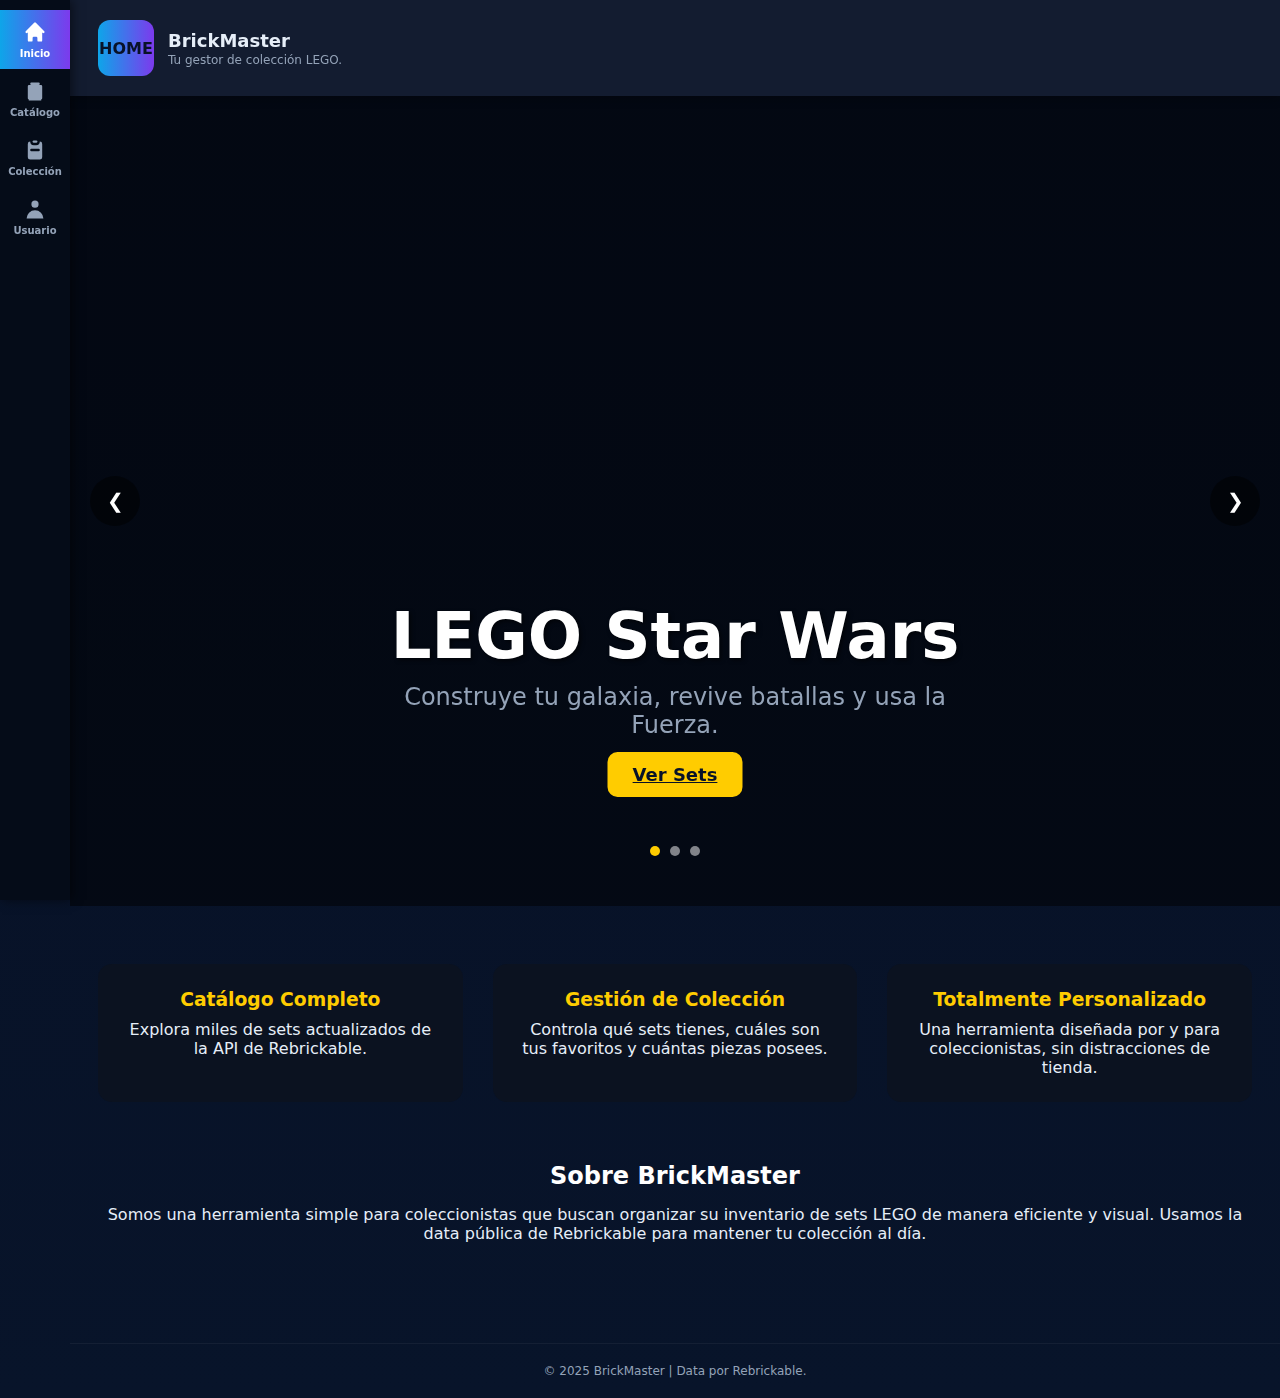
<file: index.html>
<!DOCTYPE html>
<html lang="es">
<head>
  <meta charset="UTF-8" />
  <meta name="viewport" content="width=device-width, initial-scale=1.0" />
  <title>Inicio — BrickMaster</title>
  <link rel="stylesheet" href="style.css"> 
  <style>
    /* Estilos mínimos para el carrusel y que el sidebar funcione */
    body { padding-left: 70px; }
    .carousel { height: 90vh; }
  </style>
</head>
<body>
  <div class="sidebar">
    <a href="index.html" class="active">
        <svg fill="currentColor" viewBox="0 0 20 20" xmlns="http://www.w3.org/2000/svg"><path d="M10.707 2.293a1 1 0 00-1.414 0l-7 7a1 1 0 001.414 1.414L4 10.414V17a1 1 0 001 1h2a1 1 0 001-1v-2a1 1 0 011-1h2a1 1 0 011 1v2a1 1 0 001 1h2a1 1 0 001-1v-6.586l.293.293a1 1 0 001.414-1.414l-7-7z"></path></svg>
        <span>Inicio</span>
    </a>
    <a href="catalogo.html">
        <svg fill="currentColor" viewBox="0 0 20 20" xmlns="http://www.w3.org/2000/svg"><path d="M7 3a1 1 0 000 2h6a1 1 0 100-2H7zM4 6a1 1 0 011-1h10a1 1 0 011 1v10a1 1 0 01-1 1H5a1 1 0 01-1-1V6zM5 15h10v2a1 1 0 001 1H4a1 1 0 001-1v-2z"></path></svg>
        <span>Catálogo</span>
    </a>
    <a href="coleccion.html">
        <svg fill="currentColor" viewBox="0 0 20 20" xmlns="http://www.w3.org/2000/svg"><path d="M9 2a1 1 0 000 2h2a1 1 0 100-2H9z"></path><path fill-rule="evenodd" d="M4 5a2 2 0 012-2 3 3 0 003 3h2a3 3 0 003-3 2 2 0 012 2v11a2 2 0 01-2 2H6a2 2 0 01-2-2V5zm3 4a1 1 0 000 2h6a1 1 0 100-2H7z" clip-rule="evenodd"></path></svg>
        <span>Colección</span>
    </a>
    <a href="usuario.html">
        <svg fill="currentColor" viewBox="0 0 20 20" xmlns="http://www.w3.org/2000/svg"><path fill-rule="evenodd" d="M10 9a3 3 0 100-6 3 3 0 000 6zm-7 9a7 7 0 1114 0H3z" clip-rule="evenodd"></path></svg>
        <span>Usuario</span>
    </a>
  </div>

  <header>
    <div class="brand">
        <div class="logo">HOME</div>
        <div>
            <div class="title">BrickMaster</div>
            <div class="subtitle">Tu gestor de colección LEGO.</div>
        </div>
    </div>
  </header>

  <section class="carousel" id="inicio">
    <div class="slide active" style="background-image:url('https://www.lego.com/cdn/cs/set/assets/bltefcbdf317c34e8b3/lego-starwars-hero.jpg');">
      <div class="overlay"></div>
      <div class="slide-content">
        <h1>LEGO Star Wars</h1>
        <p>Construye tu galaxia, revive batallas y usa la Fuerza.</p>
        <a href="catalogo.html" class="btn">Ver Sets</a>
      </div>
    </div>

    <div class="slide" style="background-image:url('https://www.lego.com/cdn/cs/set/assets/blt8d3f43e8e03e4c4a/lego-technic-banner.jpg');">
      <div class="overlay"></div>
      <div class="slide-content">
        <h1>LEGO Technic</h1>
        <p>Descubre la ingeniería y realismo en cada modelo.</p>
        <a href="catalogo.html" class="btn">Explorar</a>
      </div>
    </div>

    <div class="slide" style="background-image:url('https://www.lego.com/cdn/cs/set/assets/blt508f68c8a8c0e1cc/lego-marvel-banner.jpg');">
      <div class="overlay"></div>
      <div class="slide-content">
        <h1>LEGO Marvel</h1>
        <p>Únete a los héroes más poderosos en épicas construcciones.</p>
        <a href="catalogo.html" class="btn">Descubrir</a>
      </div>
    </div>

    <button class="nav-btn prev">&#10094;</button>
    <button class="nav-btn next">&#10095;</button>

    <div class="indicators">
      <span class="dot active"></span>
      <span class="dot"></span>
      <span class="dot"></span>
    </div>
  </section>

  <main>
    <section class="features">
      <div class="feature">
        <h3>Catálogo Completo</h3>
        <p>Explora miles de sets actualizados de la API de Rebrickable.</p>
      </div>
      <div class="feature">
        <h3>Gestión de Colección</h3>
        <p>Controla qué sets tienes, cuáles son tus favoritos y cuántas piezas posees.</p>
      </div>
      <div class="feature">
        <h3>Totalmente Personalizado</h3>
        <p>Una herramienta diseñada por y para coleccionistas, sin distracciones de tienda.</p>
      </div>
    </section>

    <section class="about" id="nosotros">
      <h2>Sobre BrickMaster</h2>
      <p>Somos una herramienta simple para coleccionistas que buscan organizar su inventario de sets LEGO de manera eficiente y visual. Usamos la data pública de Rebrickable para mantener tu colección al día.</p>
    </section>
  </main>

  <footer>
    © 2025 BrickMaster | Data por Rebrickable.
  </footer>

  <script>
    const slides = document.querySelectorAll(".slide");
    const dots = document.querySelectorAll(".dot");
    let index = 0;
    const total = slides.length;

    const showSlide = (i) => {
      slides.forEach(s => s.classList.remove("active"));
      dots.forEach(d => d.classList.remove("active"));
      slides[i].classList.add("active");
      dots[i].classList.add("active");
      index = i;
    };

    document.querySelector(".next").addEventListener("click", () => {
      index = (index + 1) % total;
      showSlide(index);
    });
    document.querySelector(".prev").addEventListener("click", () => {
      index = (index - 1 + total) % total;
      showSlide(index);
    });
    dots.forEach((dot, i) => {
      dot.addEventListener("click", () => showSlide(i));
    });

    // Automático
    setInterval(() => {
      index = (index + 1) % total;
      showSlide(index);
    }, 6000);
  </script>
</body>
</html>
</file>
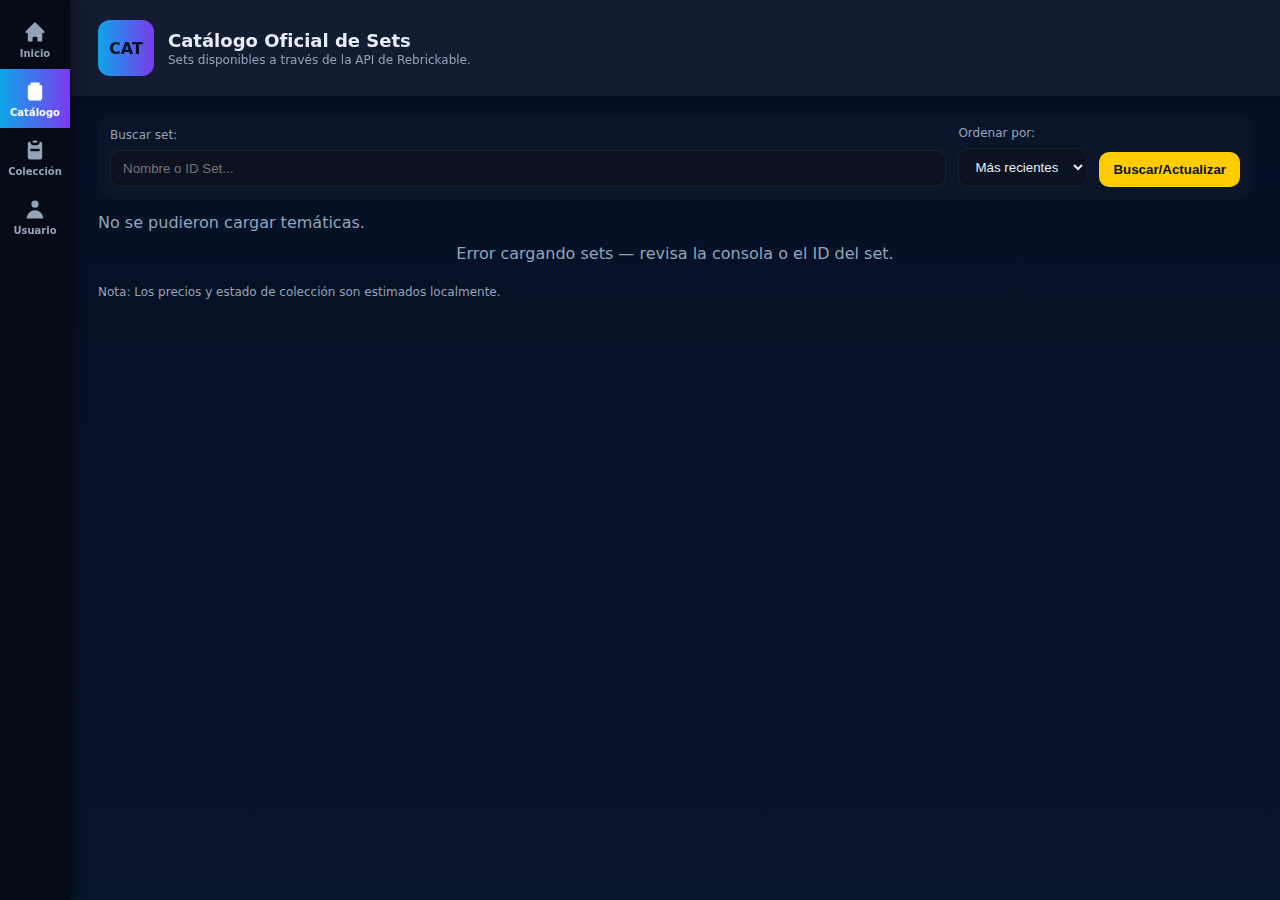
<file: catalogo.html>
<!doctype html>
<html lang="es">
<head>
  <meta charset="utf-8" />
  <meta name="viewport" content="width=device-width,initial-scale=1" />
  <title>Catálogo LEGO — BrickMaster</title>
  <meta name="description" content="Catálogo de sets LEGO conectado a la API de Rebrickable. Filtros por temática, búsqueda avanzada y paginación." />
  <link rel="stylesheet" href="style.css"> 
</head>
<body>

  <div class="sidebar">
    <a href="index.html">
        <svg fill="currentColor" viewBox="0 0 20 20" xmlns="http://www.w3.org/2000/svg"><path d="M10.707 2.293a1 1 0 00-1.414 0l-7 7a1 1 0 001.414 1.414L4 10.414V17a1 1 0 001 1h2a1 1 0 001-1v-2a1 1 0 011-1h2a1 1 0 011 1v2a1 1 0 001 1h2a1 1 0 001-1v-6.586l.293.293a1 1 0 001.414-1.414l-7-7z"></path></svg>
        <span>Inicio</span>
    </a>
    <a href="catalogo.html" class="active">
        <svg fill="currentColor" viewBox="0 0 20 20" xmlns="http://www.w3.org/2000/svg"><path d="M7 3a1 1 0 000 2h6a1 1 0 100-2H7zM4 6a1 1 0 011-1h10a1 1 0 011 1v10a1 1 0 01-1 1H5a1 1 0 01-1-1V6zM5 15h10v2a1 1 0 001 1H4a1 1 0 001-1v-2z"></path></svg>
        <span>Catálogo</span>
    </a>
    <a href="coleccion.html">
        <svg fill="currentColor" viewBox="0 0 20 20" xmlns="http://www.w3.org/2000/svg"><path d="M9 2a1 1 0 000 2h2a1 1 0 100-2H9z"></path><path fill-rule="evenodd" d="M4 5a2 2 0 012-2 3 3 0 003 3h2a3 3 0 003-3 2 2 0 012 2v11a2 2 0 01-2 2H6a2 2 0 01-2-2V5zm3 4a1 1 0 000 2h6a1 1 0 100-2H7z" clip-rule="evenodd"></path></svg>
        <span>Colección</span>
    </a>
    <a href="usuario.html">
        <svg fill="currentColor" viewBox="0 0 20 20" xmlns="http://www.w3.org/2000/svg"><path fill-rule="evenodd" d="M10 9a3 3 0 100-6 3 3 0 000 6zm-7 9a7 7 0 1114 0H3z" clip-rule="evenodd"></path></svg>
        <span>Usuario</span>
    </a>
  </div>

  <header>
    <div class="brand">
      <div class="logo">CAT</div>
      <div>
        <div class="title">Catálogo Oficial de Sets</div>
        <div class="subtitle">Sets disponibles a través de la API de Rebrickable.</div>
      </div>
    </div>
  </header>
  
  <main>
    <div class="controls">
      <div class="search control-group">
        <label for="search">Buscar set:</label>
        <div class="search-input-group">
          <input type="search" id="search" placeholder="Nombre o ID Set..." />
        </div>
      </div>
      <div class="control-group">
        <label for="sort">Ordenar por:</label>
        <select id="sort" class="ghost">
          <option value="-year_released">Más recientes</option>
          <option value="year_released">Más antiguos</option>
          <option value="-num_parts">Más piezas</option>
          <option value="num_parts">Menos piezas</option>
        </select>
      </div>
      <button class="btn" id="reload" style="align-self: flex-end;">Buscar/Actualizar</button>
    </div>

    <div class="theme-list" id="themeList">
      </div>

    <section class="grid" id="catalog"></section>

    <div class="pager" id="pager"></div>
    <div class="note">Nota: Los precios y estado de colección son estimados localmente.</div>
  </main>

  <script>
    // --- CONFIG ---
    const API_KEY = '1e6240a0d3dc2d161d3463cf24e830a8';
    const PAGE_SIZE = 12;
    const BASE = 'https://rebrickable.com/api/v3/lego';

    // Temáticas prioritarias
    const PRIORITY_THEMES = ['Star Wars','Technic','Marvel','Ninjago','City','Creator','Classic','Harry Potter','Friends'];

    // Estado Global
    let themesMap = {}; 
    let activeThemeId = null;
    let currentPage = 1;
    let lastQuery = '';
    let lastSort = '-year_released';
    let inventory = JSON.parse(localStorage.getItem('legoInventory')) || {}; 

    // --- UTILITIES ---
    function fmt(n){return '$'+n.toFixed(2)}
    function estimatePrice(num_parts){ // heurística simple
      if(!num_parts) return 19.99;
      const p = Math.max(9.99, Math.round(num_parts * 0.18 * 100)/100);
      return p;
    }
    function escapeHtml(s){ return s ? s.replace(/[&<>"']/g, c => ({'&':'&amp;','<':'&lt;','>':'&gt;','"':'&quot;',"'":'&#39;'}[c])) : ''; }
    
    async function apiFetch(path){
      const res = await fetch(BASE + path, {headers: {'Authorization': `key ${API_KEY}`}});
      if(!res.ok){
        const text = await res.text();
        throw new Error('API error: '+res.status+' - '+text);
      }
      return res.json();
    }
    
    // --- COLECCIÓN (REEMPLAZO DE CARRITO) ---
    function saveInventory(){ localStorage.setItem('legoInventory', JSON.stringify(inventory)); }
    function addToCollection(setnum){
        if(!inventory[setnum]) { inventory[setnum] = { qty: 1, isFavorite: false }; }
        else { inventory[setnum].qty += 1; }
        saveInventory();
        // Recargar la tarjeta para que muestre el estado de colección actualizado
        fetchAndRender(false); 
    }

    // --- THEMES ---
    async function loadThemes(){
      try{
        const data = await apiFetch('/themes/?page_size=500');
        const themes = data.results || [];
        themes.forEach(t=>themesMap[t.name]=t.id);

        const container = document.getElementById('themeList');
        container.innerHTML = '';

        // Botón "Todas"
        const btnAll = document.createElement('button'); btnAll.className='theme-btn active'; btnAll.innerText='Todas'; btnAll.dataset.id='all';
        btnAll.addEventListener('click',()=>{ toggleTheme(btnAll, null); });
        container.appendChild(btnAll);

        // Crea botones para temáticas prioritarias
        PRIORITY_THEMES.forEach(pref =>{
          const match = themes.find(t => t.name.toLowerCase().includes(pref.toLowerCase()));
          if(match){
            const btn = document.createElement('button'); btn.className='theme-btn'; btn.innerText=match.name; btn.dataset.id=match.id;
            btn.addEventListener('click',()=>{ toggleTheme(btn, match.id); });
            container.appendChild(btn);
          }
        });

      }catch(err){
        console.error('loadThemes',err);
        document.getElementById('themeList').innerHTML = '<div style="color:var(--muted)">No se pudieron cargar temáticas.</div>';
      }
    }

    function toggleTheme(button, id){
      // activa/desactiva
      const allBtns = document.querySelectorAll('.theme-btn'); 
      allBtns.forEach(b=>b.classList.remove('active'));
      
      activeThemeId = id;
      button.classList.add('active');
      
      // Limpia la búsqueda para que el filtro por tema funcione
      document.getElementById('search').value = '';
      currentPage = 1; fetchAndRender();
    }

    // --- FETCH & RENDER ---
    async function fetchSets({page=1, search='', ordering=lastSort, themeId=null}={}){
      let url = `/sets/?page=${page}&page_size=${PAGE_SIZE}&ordering=${ordering}`;
      
      const hasSearchQuery = search.length > 0;

      if(hasSearchQuery) {
          // SOLUCIÓN AL BUG: Si hay una búsqueda, IGNORA el filtro de temática (búsqueda global)
          url += `&search=${encodeURIComponent(search)}`;
          themeId = null; // Anula la temática para la llamada API
      } else if (themeId) {
          // Si no hay búsqueda, aplica la temática
          url += `&theme_id=${themeId}`;
      }
      
      const data = await apiFetch(url);
      return data; 
    }

    async function fetchAndRender(resetPage=true){
      const catalog = document.getElementById('catalog');
      catalog.innerHTML = '<div style="grid-column:1/-1; text-align:center;">Cargando sets...</div>';
      
      if(resetPage) currentPage = 1;
      
      const q = document.getElementById('search').value.trim(); lastQuery = q;
      lastSort = document.getElementById('sort').value;
      
      try{
        const data = await fetchSets({page:currentPage, search:q, ordering:lastSort, themeId: activeThemeId});
        renderCatalog(data);
        renderPager(data);
        
        // Si hay una búsqueda, desactiva visualmente el botón de tema activo
        const allBtns = document.querySelectorAll('.theme-btn');
        if (q.length > 0) {
             allBtns.forEach(b => b.classList.remove('active'));
        } else {
             allBtns.forEach(b => {
                 if (b.dataset.id == activeThemeId || (activeThemeId === null && b.dataset.id === 'all')) {
                     b.classList.add('active');
                 } else {
                     b.classList.remove('active');
                 }
             });
        }
        
      }catch(err){
        catalog.innerHTML = '<div style="grid-column:1/-1;color:var(--muted);text-align:center;">Error cargando sets — revisa la consola o el ID del set.</div>';
        console.error(err);
      }
    }

    function renderCatalog(data){
      const catalog = document.getElementById('catalog');
      catalog.innerHTML = '';
      const sets = data.results || [];
      if(sets.length===0){ catalog.innerHTML = '<div style="grid-column:1/-1;color:var(--muted);text-align:center;">No se encontraron sets con esos criterios.</div>'; return }

      sets.forEach(set => {
        const estPrice = estimatePrice(set.num_parts);
        const setnum = set.set_num;
        
        // Verifica si el set está en la colección y cuántas copias
        const qtyInCollection = (inventory[setnum] && inventory[setnum].qty) || 0;
        const statusText = qtyInCollection > 0 ? `En Colección (${qtyInCollection})` : 'No Coleccionado';
        const statusColor = qtyInCollection > 0 ? '#10b981' : 'var(--muted)';
        
        const el = document.createElement('article'); el.className='card';
        el.innerHTML = `
          <a href="detalles.html?set_num=${setnum}" style="text-decoration:none; color:inherit;">
              <div class='imgwrap'><img src='${set.set_img_url || ''}' alt='${escapeHtml(set.name)}' style='max-width:100%;max-height:100%;object-fit:contain;border-radius:10px'/></div>
          </a>
          <h4 class='product-name'>
             <a href="detalles.html?set_num=${setnum}" style="text-decoration:none; color:inherit;">${escapeHtml(set.name)}</a>
          </h4>
          <p class='product-desc'>ID: ${setnum || '—'} • Año: ${set.year_released || '—'} • Piezas: ${set.num_parts || '—'}</p>
          <div class='price-row'>
            <div class='price' style='color:${statusColor}'>${statusText}</div>
            <div style='display:flex;gap:8px'>
              <button class='btn tiny-btn add-btn' data-setnum='${setnum}' style="background:var(--accent); color:#081228;">Agregar</button>
            </div>
          </div>
        `;
        catalog.appendChild(el);
      });

      // add event listeners for buttons
      document.querySelectorAll('.add-btn').forEach(b => b.addEventListener('click', (e)=>{
        const id = e.currentTarget.dataset.setnum; 
        addToCollection(id); 
        e.currentTarget.innerText='¡Agregado! (+1)'; 
        setTimeout(()=>e.currentTarget.innerText='Agregar', 1200);
      }));
    }

    function renderPager(data){
      const pager = document.getElementById('pager');
      pager.innerHTML = '';
      const count = data.count || 0; const totalPages = Math.ceil(count / PAGE_SIZE);
      const info = document.createElement('div'); info.style.color='var(--muted)'; info.innerText = `Página ${currentPage} de ${totalPages} — ${count} sets encontrados`;
      const prev = document.createElement('button'); prev.className='tiny-btn'; prev.innerText='« Anterior'; prev.disabled = !data.previous;
      const next = document.createElement('button'); next.className='tiny-btn'; next.innerText='Siguiente »'; next.disabled = !data.next;
      prev.addEventListener('click', ()=>{ if(currentPage>1){ currentPage--; fetchAndRender(false); } });
      next.addEventListener('click', ()=>{ currentPage++; fetchAndRender(false); });
      pager.appendChild(prev); pager.appendChild(info); pager.appendChild(next);
    }

    // --- UI WIRING ---
    document.getElementById('reload').addEventListener('click', ()=>{ fetchAndRender(); });
    document.getElementById('search').addEventListener('input', (e)=>{ activeThemeId = null; });
    document.getElementById('search').addEventListener('keypress', (e) => {
      if (e.key === 'Enter') { 
        e.preventDefault(); 
        fetchAndRender();
      }
    });
    document.getElementById('sort').addEventListener('change', ()=>{ fetchAndRender(); });

    // Init
    (async function init(){ await loadThemes(); await fetchAndRender(); })();

  </script>
</body>
</html>
</file>
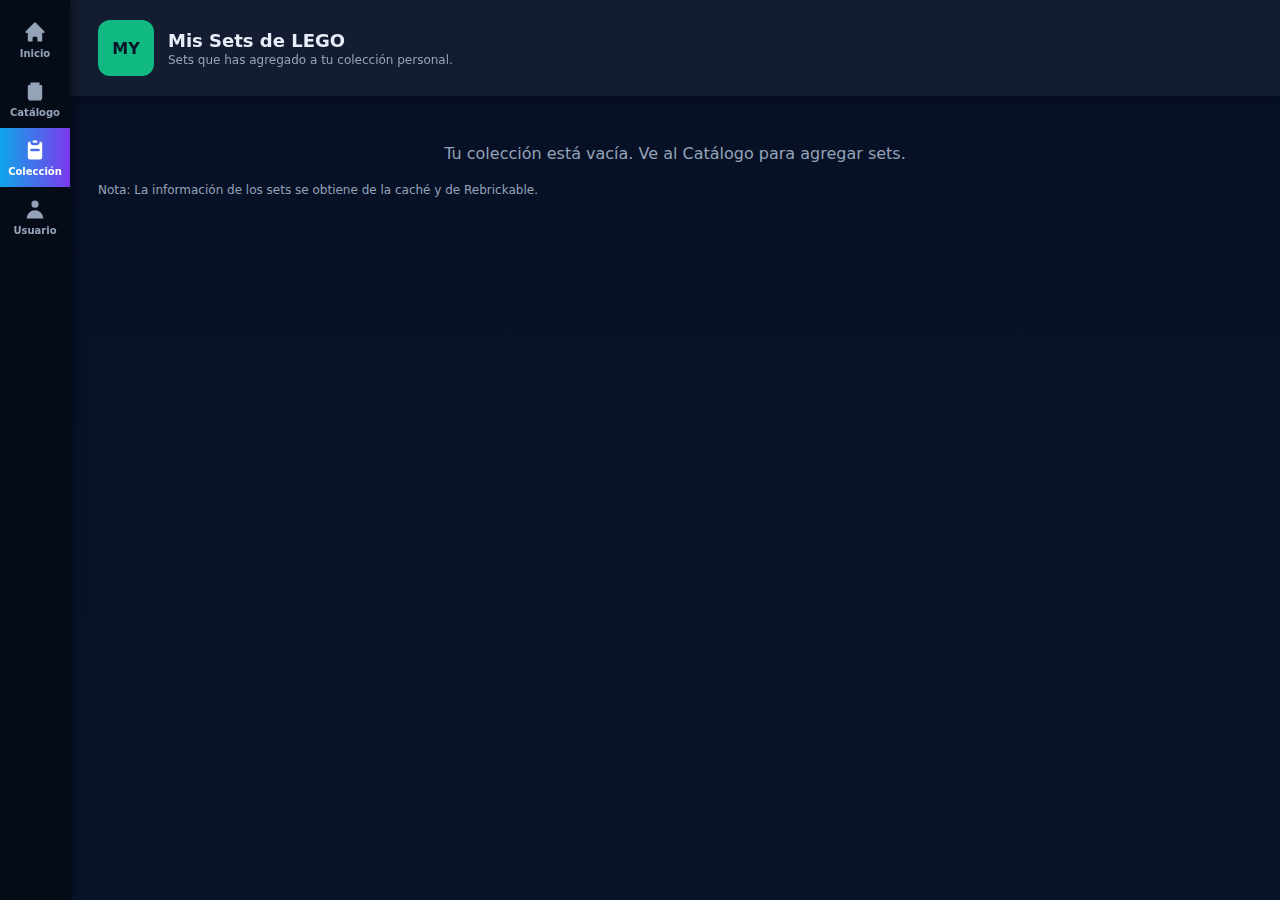
<file: coleccion.html>
<!doctype html>
<html lang="es">
<head>
  <meta charset="utf-8" />
  <meta name="viewport" content="width=device-width,initial-scale=1" />
  <title>Mi Colección — BrickMaster</title>
  <link rel="stylesheet" href="style.css"> 
</head>
<body>
  <div class="sidebar">
    <a href="index.html">
        <svg fill="currentColor" viewBox="0 0 20 20" xmlns="http://www.w3.org/2000/svg"><path d="M10.707 2.293a1 1 0 00-1.414 0l-7 7a1 1 0 001.414 1.414L4 10.414V17a1 1 0 001 1h2a1 1 0 001-1v-2a1 1 0 011-1h2a1 1 0 011 1v2a1 1 0 001 1h2a1 1 0 001-1v-6.586l.293.293a1 1 0 001.414-1.414l-7-7z"></path></svg>
        <span>Inicio</span>
    </a>
    <a href="catalogo.html">
        <svg fill="currentColor" viewBox="0 0 20 20" xmlns="http://www.w3.org/2000/svg"><path d="M7 3a1 1 0 000 2h6a1 1 0 100-2H7zM4 6a1 1 0 011-1h10a1 1 0 011 1v10a1 1 0 01-1 1H5a1 1 0 01-1-1V6zM5 15h10v2a1 1 0 001 1H4a1 1 0 001-1v-2z"></path></svg>
        <span>Catálogo</span>
    </a>
    <a href="coleccion.html" class="active">
        <svg fill="currentColor" viewBox="0 0 20 20" xmlns="http://www.w3.org/2000/svg"><path d="M9 2a1 1 0 000 2h2a1 1 0 100-2H9z"></path><path fill-rule="evenodd" d="M4 5a2 2 0 012-2 3 3 0 003 3h2a3 3 0 003-3 2 2 0 012 2v11a2 2 0 01-2 2H6a2 2 0 01-2-2V5zm3 4a1 1 0 000 2h6a1 1 0 100-2H7z" clip-rule="evenodd"></path></svg>
        <span>Colección</span>
    </a>
    <a href="usuario.html">
        <svg fill="currentColor" viewBox="0 0 20 20" xmlns="http://www.w3.org/2000/svg"><path fill-rule="evenodd" d="M10 9a3 3 0 100-6 3 3 0 000 6zm-7 9a7 7 0 1114 0H3z" clip-rule="evenodd"></path></svg>
        <span>Usuario</span>
    </a>
  </div>

  <header>
    <div class="brand">
      <div class="logo" style="background: #10b981;">MY</div>
      <div>
        <div class="title">Mis Sets de LEGO</div>
        <div class="subtitle">Sets que has agregado a tu colección personal.</div>
      </div>
    </div>
  </header>
  
  <main>
    <div class="controls">
      <div class="search control-group">
        <label for="search">Buscar en mi Colección:</label>
        <div class="search-input-group">
          <input type="search" id="search" placeholder="Nombre o ID Set..." />
          <button class="btn" id="search-btn">Buscar</button> 
        </div>
      </div>
      <div class="control-group">
        <label for="sort">Ordenar por:</label>
        <select id="sort" class="ghost" style="width: 150px;">
          <option value="name">Nombre (A-Z)</option>
          <option value="-name">Nombre (Z-A)</option>
          <option value="-year_released">Más recientes</option>
          <option value="num_parts">Piezas (asc)</option>
        </select>
      </div>
      <div class="control-group">
        <label for="filter_fav">Filtro:</label>
        <select id="filter_fav" class="ghost" style="width: 120px;">
          <option value="all">Mostrar todos</option>
          <option value="fav">Solo favoritos</option>
        </select>
      </div>
      <button class="btn" id="reload">Aplicar Filtros</button>
    </div>

    <div style="margin-bottom: 15px; color: var(--muted);" id="collectionStats">Cargando estadísticas...</div>

    <section class="grid" id="collectionGrid"></section>

    <div class="note" style="margin-top: 20px;">Nota: La información de los sets se obtiene de la caché y de Rebrickable.</div>
  </main>

  <script>
    const API_KEY = '1e6240a0d3dc2d161d3463cf24e830a8';
    const BASE = 'https://rebrickable.com/api/v3/lego';

    // *** CAMBIO: inventory ya no guarda qty, solo isFavorite. ***
    let inventory = JSON.parse(localStorage.getItem('legoInventory')) || {}; 
    let allSetsDetails = []; 

    function fmt(n){return n.toFixed(0).replace(/\B(?=(\d{3})+(?!\d))/g, ",")}
    function saveInventory(){ 
        localStorage.setItem('legoInventory', JSON.stringify(inventory)); 
    }
    function escapeHtml(s){ return s ? s.replace(/[&<>"']/g, c => ({'&':'&amp;','<':'&lt;','>':'&gt;','"':'&quot;',"'":'&#39;'}[c])) : ''; }

    async function apiFetch(path){
      const res = await fetch(BASE + path, {headers: {'Authorization': `key ${API_KEY}`}});
      if(!res.ok){ throw new Error('API error: '+res.status); }
      return res.json();
    }
    
    // Funciones de gestión de inventario
    function removeSet(setnum){
        if(confirm(`¿Estás seguro de que quieres QUITAR el set ${setnum} de tu colección?`)){
            delete inventory[setnum];
            saveInventory();
            (async function(){ 
                allSetsDetails = await fetchCollectionDetails(); 
                filterAndRender(); 
            })();
        }
    }
    
    function toggleFavorite(setnum){
        if(!inventory[setnum]) return;
        inventory[setnum].isFavorite = !inventory[setnum].isFavorite;
        saveInventory();
        filterAndRender(); 
    }

    // 1. Carga los detalles de todos los sets en la colección
    async function fetchCollectionDetails() {
        const setNums = Object.keys(inventory);
        if (setNums.length === 0) return [];

        const promises = setNums.map(setnum => 
            apiFetch(`/sets/${setnum}/`)
            .catch(err => {
                console.warn(`Error fetching details for set ${setnum}:`, err);
                return null; 
            })
        );

        const results = await Promise.all(promises);
        
        return results
            .filter(set => set !== null) 
            .map(set => ({
                ...set, 
                ...inventory[set.set_num],
                full_num_parts: set.num_parts,
                isInCollection: true 
            }));
    }

    // 2. Filtra, ordena y renderiza los sets
    function filterAndRender() {
        const grid = document.getElementById('collectionGrid');
        grid.innerHTML = '<div style="grid-column:1/-1">Aplicando filtros...</div>';
        
        const q = document.getElementById('search').value.toLowerCase().trim();
        const sortKey = document.getElementById('sort').value;
        const filterFav = document.getElementById('filter_fav').value;
        const isDescending = sortKey.startsWith('-');
        const actualSortKey = isDescending ? sortKey.substring(1) : sortKey;

        // FILTRADO
        let filteredSets = allSetsDetails.filter(set => {
            const matchesSearch = set.name.toLowerCase().includes(q) || set.set_num.toLowerCase().includes(q);
            const matchesFav = filterFav === 'all' || (filterFav === 'fav' && set.isFavorite);
            return matchesSearch && matchesFav;
        });

        // ORDENAMIENTO
        filteredSets.sort((a, b) => {
            const valA = a[actualSortKey] || (actualSortKey === 'name' ? '' : -Infinity);
            const valB = b[actualSortKey] || (actualSortKey === 'name' ? '' : -Infinity);
            
            if (actualSortKey === 'name') {
                 const comparison = valA.localeCompare(valB);
                 return isDescending ? -comparison : comparison;
            }

            if (valA < valB) return isDescending ? 1 : -1;
            if (valA > valB) return isDescending ? -1 : 1;
            return 0;
        });

        // RENDERIZADO
        if(filteredSets.length === 0){
            grid.innerHTML = `<div style="grid-column:1/-1;color:var(--muted)">No se encontraron sets en tu colección que coincidan con los filtros.</div>`;
        } else {
            renderCollectionGrid(filteredSets);
        }
        
        updateStats(filteredSets);
    }
    
    function updateStats(sets) {
        // *** CAMBIO: Se cuenta el total de sets únicos ***
        let uniqueSetsCount = sets.length;
        let estimatedParts = sets.reduce((sum, set) => sum + (set.full_num_parts || 0), 0);
        
        document.getElementById('collectionStats').innerHTML = `
            Mostrando ${uniqueSetsCount} sets únicos | Piezas estimadas: ${fmt(estimatedParts)}
        `;
    }


    function renderCollectionGrid(sets) {
        const grid = document.getElementById('collectionGrid');
        grid.innerHTML = '';
        
        sets.forEach(set => {
            const favIcon = set.isFavorite ? '★' : '☆'; 
            const el = document.createElement('article'); el.className='card';
            
            el.innerHTML = `
            <a href="detalles.html?set_num=${set.set_num}" style="text-decoration:none; color:inherit;">
                <div class='imgwrap'>
                    <img src='${set.set_img_url || ''}' alt='${escapeHtml(set.name)}' style='max-width:100%;max-height:100%;object-fit:contain;border-radius:10px'/>
                </div>
            </a>
            <h4 class='product-name'>
                 <a href="detalles.html?set_num=${set.set_num}" style="text-decoration:none; color:inherit;">${escapeHtml(set.name)}</a>
            </h4>
            <p class='product-desc'>
                ID Set: ${set.set_num || '—'} 
                <br>Año: ${set.year_released || '—'} • Piezas: ${fmt(set.full_num_parts) || '—'}
            </p>
            <div class='price-row'>
                <div class='collection-status' style='font-size: 14px; color:#10b981; font-weight:700;'>En Colección</div>
                <div style='display:flex;gap:8px'>
                    <button class='tiny-btn fav-btn' data-setnum='${set.set_num}' title="Marcar como Favorito">${favIcon}</button>
                    <button class='tiny-btn remove-btn' data-setnum='${set.set_num}' style="background:#ef4444; color: white;" title="Quitar Set de Colección">Quitar</button>
                    <a href="detalles.html?set_num=${set.set_num}" class='tiny-btn' style="text-decoration:none; color: var(--muted);">Detalles</a>
                </div>
            </div>
            `;
            grid.appendChild(el);
        });

        // Adjuntar eventos de botones
        document.querySelectorAll('.remove-btn').forEach(b=>b.addEventListener('click',()=>{ removeSet(b.dataset.setnum); }));
        document.querySelectorAll('.fav-btn').forEach(b=>b.addEventListener('click',()=>{ toggleFavorite(b.dataset.setnum); }));
    }

    // UI wiring
    document.getElementById('reload').addEventListener('click', filterAndRender);
    document.getElementById('search-btn').addEventListener('click', filterAndRender);
    document.getElementById('sort').addEventListener('change', filterAndRender);
    document.getElementById('filter_fav').addEventListener('change', filterAndRender);
    
    // Enter en el campo de búsqueda
    document.getElementById('search').addEventListener('keypress', (e) => {
      if (e.key === 'Enter') { 
        e.preventDefault(); 
        filterAndRender();
      }
    });

    // Init
    (async function init(){ 
        inventory = JSON.parse(localStorage.getItem('legoInventory')) || {};
        const grid = document.getElementById('collectionGrid');
        if (Object.keys(inventory).length === 0) {
            grid.innerHTML = '<div style="grid-column:1/-1;color:var(--muted); text-align: center; margin-top: 30px;">Tu colección está vacía. Ve al Catálogo para agregar sets.</div>';
            document.getElementById('collectionStats').style.display = 'none';
            document.querySelector('.controls').style.display = 'none';
        } else {
            grid.innerHTML = '<div style="grid-column:1/-1">Cargando detalles de tu colección desde la API...</div>';
            allSetsDetails = await fetchCollectionDetails(); 
            filterAndRender();
        }
    })();

  </script>
</body>
</html>
</file>
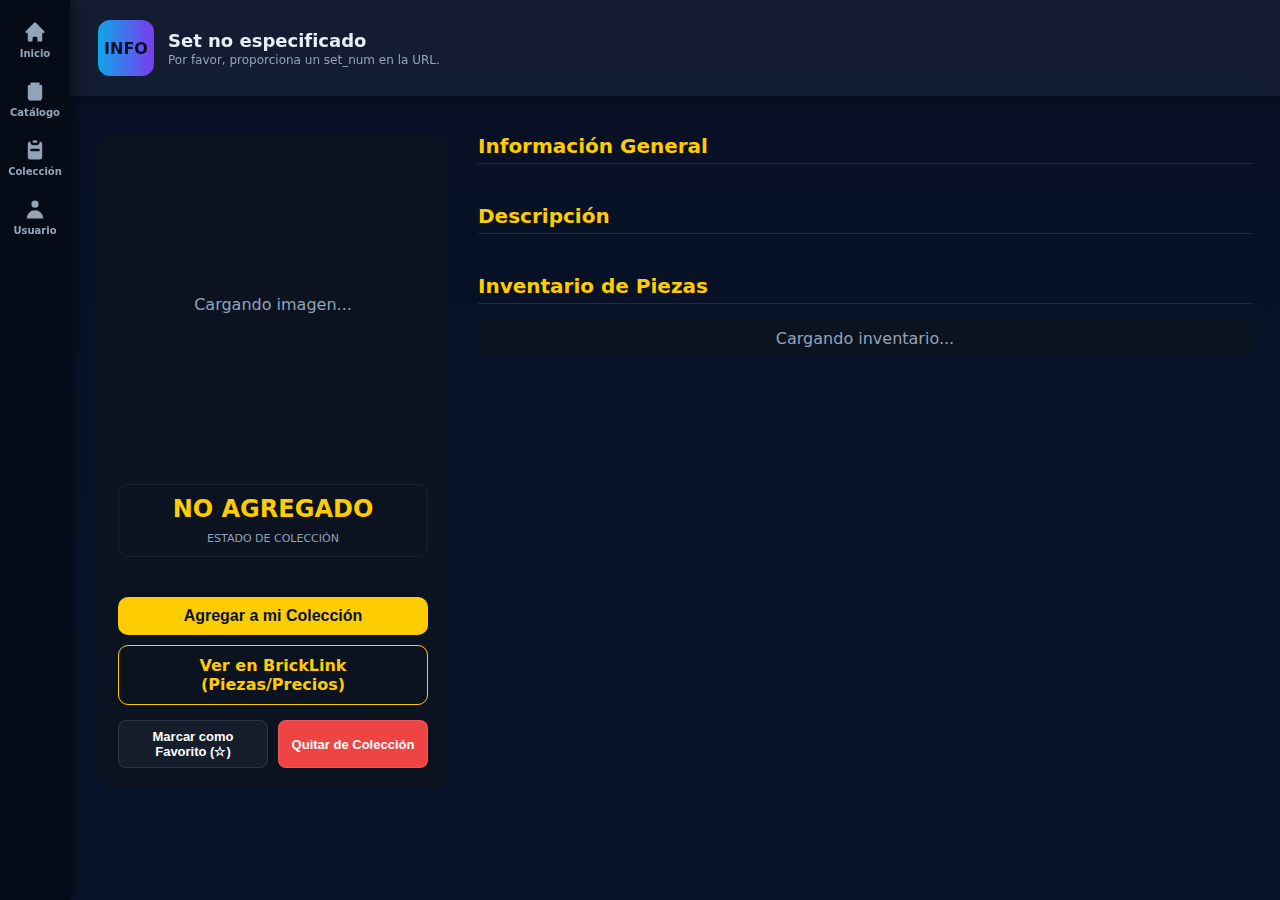
<file: detalles.html>
<!doctype html>
<html lang="es">
<head>
  <meta charset="utf-8" />
  <meta name="viewport" content="width=device-width,initial-scale=1" />
  <title>Detalles del Set — BrickMaster</title>
  <link rel="stylesheet" href="style.css"> 
</head>
<body>
  <div class="sidebar">
    <a href="index.html">
        <svg fill="currentColor" viewBox="0 0 20 20" xmlns="http://www.w3.org/2000/svg"><path d="M10.707 2.293a1 1 0 00-1.414 0l-7 7a1 1 0 001.414 1.414L4 10.414V17a1 1 0 001 1h2a1 1 0 001-1v-2a1 1 0 011-1h2a1 1 0 011 1v2a1 1 0 001 1h2a1 1 0 001-1v-6.586l.293.293a1 1 0 001.414-1.414l-7-7z"></path></svg>
        <span>Inicio</span>
    </a>
    <a href="catalogo.html">
        <svg fill="currentColor" viewBox="0 0 20 20" xmlns="http://www.w3.org/2000/svg"><path d="M7 3a1 1 0 000 2h6a1 1 0 100-2H7zM4 6a1 1 0 011-1h10a1 1 0 011 1v10a1 1 0 01-1 1H5a1 1 0 01-1-1V6zM5 15h10v2a1 1 0 001 1H4a1 1 0 001-1v-2z"></path></svg>
        <span>Catálogo</span>
    </a>
    <a href="coleccion.html">
        <svg fill="currentColor" viewBox="0 0 20 20" xmlns="http://www.w3.org/2000/svg"><path d="M9 2a1 1 0 000 2h2a1 1 0 100-2H9z"></path><path fill-rule="evenodd" d="M4 5a2 2 0 012-2 3 3 0 003 3h2a3 3 0 003-3 2 2 0 012 2v11a2 2 0 01-2 2H6a2 2 0 01-2-2V5zm3 4a1 1 0 000 2h6a1 1 0 100-2H7z" clip-rule="evenodd"></path></svg>
        <span>Colección</span>
    </a>
    <a href="usuario.html">
        <svg fill="currentColor" viewBox="0 0 20 20" xmlns="http://www.w3.org/2000/svg"><path fill-rule="evenodd" d="M10 9a3 3 0 100-6 3 3 0 000 6zm-7 9a7 7 0 1114 0H3z" clip-rule="evenodd"></path></svg>
        <span>Usuario</span>
    </a>
  </div>

  <header>
    <div class="brand">
      <div class="logo">INFO</div>
      <div>
        <div class="title" id="setTitle">Cargando Set...</div>
        <div class="subtitle" id="setID">ID: —</div>
      </div>
    </div>
  </header>
  
  <main>
    <div class="detail-container">
        <div class="set-image-col">
            <div id="imagePlaceholder" style="width: 100%; height: 300px; display: flex; align-items: center; justify-content: center; color: var(--muted);">
                Cargando imagen...
            </div>
            
            <h2 id="set_name_display" style="margin-top: 15px; text-align: center;"></h2>
            
            <div class="stat-box-grid" style="margin-top: 15px; width: 100%;">
                <div class="stat-box" style="grid-column: 1 / -1;">
                    <span class="value" id="collectionStatusText">NO AGREGADO</span>
                    <span class="label">ESTADO DE COLECCIÓN</span>
                </div>
            </div>

            <button class="btn" id="addToCollectionBtn" style="margin-top: 20px; width: 100%; font-size: 16px;">
                Agregar a mi Colección
            </button>
            
            <a id="buyLink" target="_blank" class="btn ghost" style="margin-top: 10px; width: 100%; text-align: center; color: var(--accent); border-color: var(--accent);">
                Ver en BrickLink (Piezas/Precios)
            </a>
            
            <div style="display: flex; justify-content: space-between; gap: 10px; margin-top: 15px; width: 100%;">
                <button class='btn tiny-btn' id="favBtn" style="flex:1;">Marcar como Favorito (☆)</button>
                <button class='btn tiny-btn' id="removeBtn" style="flex:1; background:#ef4444; color: white;">Quitar de Colección</button>
            </div>
        </div>

        <div class="set-details-col">
            <div id="generalInfo">
                <h3 class="section-title">Información General</h3>
                <div class="stat-box-grid" id="detailStats">
                    </div>
                
                <h3 class="section-title" style="margin-top: 25px;">Descripción</h3>
                <p id="descriptionText" style="color: var(--muted);"></p>
            </div>
            
            <h3 class="section-title" style="margin-top: 25px;">Inventario de Piezas</h3>
            <div class="parts-list" id="partsList">
                <div style="text-align:center; color: var(--muted);">Cargando inventario...</div>
            </div>
        </div>
    </div>
  </main>

  <script>
    // --- CONFIG ---
    const API_KEY = '1e6240a0d3dc2d161d3463cf24e830a8';
    const BASE = 'https://rebrickable.com/api/v3/lego';
    
    // Estado
    // El set existe como clave si está en la colección: { '76131-1': { isFavorite: true } }
    let inventory = JSON.parse(localStorage.getItem('legoInventory')) || {}; 
    let currentSetNum = '';

    // --- UTILITIES ---
    function fmt(n){return n.toFixed(0).replace(/\B(?=(\d{3})+(?!\d))/g, ",")}
    function saveInventory(){ localStorage.setItem('legoInventory', JSON.stringify(inventory)); }
    function escapeHtml(s){ return s ? s.replace(/[&<>"']/g, c => ({'&':'&amp;','<':'&lt;','>':'&gt;','"':'&quot;',"'":'&#39;'}[c])) : ''; }
    
    async function apiFetch(path){
      const res = await fetch(BASE + path, {headers: {'Authorization': `key ${API_KEY}`}});
      if(!res.ok){
        const text = await res.text();
        throw new Error('API error: '+res.status+' - '+text);
      }
      return res.json();
    }
    
    // --- COLECCIÓN MANAGEMENT (Presence/Absence Only) ---
    function addToCollection(setnum){
        if(inventory[setnum]) { 
            alert('¡El set ya está en tu colección!');
            return;
        }
        // Lo agregamos por primera vez.
        inventory[setnum] = { isFavorite: false }; 
        saveInventory();
        updateCollectionStatus(setnum);
        alert('¡Set agregado a tu colección!');
    }
    
    function toggleFavorite(setnum){
        if(!inventory[setnum]) return;
        inventory[setnum].isFavorite = !inventory[setnum].isFavorite;
        saveInventory();
        updateCollectionStatus(setnum);
    }

    function removeSet(setnum){
        if(confirm(`¿Estás seguro de que quieres QUITAR el set ${setnum} de tu colección?`)){
            delete inventory[setnum];
            saveInventory();
            updateCollectionStatus(setnum);
        }
    }

    // --- UI UPDATES ---
    function updateCollectionStatus(setnum){
        const isPresent = !!inventory[setnum];
        const isFav = isPresent ? inventory[setnum].isFavorite : false;
        
        const btn = document.getElementById('addToCollectionBtn');
        const favBtn = document.getElementById('favBtn');
        const removeBtn = document.getElementById('removeBtn');
        const statusText = document.getElementById('collectionStatusText');
        
        if (isPresent) {
            // Está en colección
            statusText.innerText = 'AGREGADO A LA COLECCIÓN';
            statusText.style.color = '#10b981';
            
            btn.innerText = `Set Agregado (✓)`;
            btn.disabled = true;
            btn.style.backgroundColor = 'var(--muted)';
            
            removeBtn.disabled = false;
            favBtn.disabled = false;
        } else {
            // No está en colección
            statusText.innerText = 'NO AGREGADO';
            statusText.style.color = 'var(--muted)';
            
            btn.innerText = `Agregar a mi Colección`;
            btn.disabled = false;
            btn.style.backgroundColor = 'var(--accent)';
            
            removeBtn.disabled = true;
            favBtn.disabled = true;
        }
        
        // Estado de Favorito
        favBtn.innerText = isFav ? `Favorito (★)` : `Marcar como Favorito (☆)`;
        favBtn.style.backgroundColor = isFav ? '#0ea5e9' : 'var(--card)';
        favBtn.style.color = isFav ? 'white' : 'var(--muted)';
        if (!isPresent) { favBtn.style.backgroundColor = 'var(--card)'; favBtn.style.color = 'var(--muted)'; }
    }

    // --- FETCH & RENDER ---
    async function loadSetDetails(setnum){
        try{
            // 1. Cargar detalles del set
            const setDetail = await apiFetch(`/sets/${encodeURIComponent(setnum)}/`);
            
            document.getElementById('setTitle').innerText = escapeHtml(setDetail.name) || 'Set sin nombre';
            document.getElementById('set_name_display').innerText = escapeHtml(setDetail.name) || 'Set sin nombre';
            document.getElementById('setID').innerText = `ID: ${setDetail.set_num || '—'}`;
            // Mantenemos numParts como referencia del set.
            const partsInSet = fmt(setDetail.num_parts) || '—';
            
            const imgEl = document.createElement('img');
            imgEl.src = setDetail.set_img_url || '';
            imgEl.alt = escapeHtml(setDetail.name);
            document.getElementById('imagePlaceholder').innerHTML = '';
            document.getElementById('imagePlaceholder').appendChild(imgEl);
            
            // 2. Información General
            const detailStats = document.getElementById('detailStats');
            detailStats.innerHTML = `
                <div class="stat-box">
                    <span class="value">${setDetail.year_released || '—'}</span>
                    <span class="label">Año de Lanzamiento</span>
                </div>
                <div class="stat-box">
                    <span class="value">${partsInSet}</span>
                    <span class="label">Piezas del Set</span>
                </div>
                <div class="stat-box">
                    <span class="value">${setDetail.theme_id || '—'}</span>
                    <span class="label">ID Temática</span>
                </div>
            `;
            
            document.getElementById('descriptionText').innerText = `El set ${setDetail.set_num} (${setDetail.name}) es parte de la temática con ID ${setDetail.theme_id} y fue lanzado en ${setDetail.year_released}. Cuenta con ${setDetail.num_parts} piezas.`;

            // 3. Inventario de Piezas
            await loadPartsInventory(setnum);
            
            // 4. Conectar botones de acción y estado de colección
            currentSetNum = setnum;
            updateCollectionStatus(setnum);
            
            document.getElementById('addToCollectionBtn').addEventListener('click', () => { addToCollection(currentSetNum); });
            document.getElementById('favBtn').addEventListener('click', () => { toggleFavorite(currentSetNum); });
            document.getElementById('removeBtn').addEventListener('click', () => { removeSet(currentSetNum); });
            
            // Link externo (BrickLink)
            const bricklinkURL = setDetail.set_num ? `https://www.bricklink.com/v2/catalog/catalogitem.page?S=${setDetail.set_num}` : '#';
            document.getElementById('buyLink').href = bricklinkURL;

        } catch(err){
            document.getElementById('setTitle').innerText = 'Error al cargar el Set';
            document.getElementById('setID').innerText = `ID: ${setnum} (No encontrado)`;
            document.getElementById('imagePlaceholder').innerHTML = `<div style="color:red;">Error: Set no encontrado o problemas de conexión.</div>`;
            console.error(err);
        }
    }

    async function loadPartsInventory(setnum){
        const partsList = document.getElementById('partsList');
        try{
            const inventoryData = await apiFetch(`/sets/${encodeURIComponent(setnum)}/parts/`);
            const parts = inventoryData.results || [];
            partsList.innerHTML = '';
            
            if(parts.length === 0){
                partsList.innerHTML = `<div style="text-align:center; color: var(--muted);">No se encontró un inventario de piezas para este set.</div>`;
                return;
            }
            
            parts.forEach(partItem => {
                const part = partItem.part;
                const color = partItem.color;
                const qty = partItem.quantity;
                
                const el = document.createElement('div'); el.className='parts-item';
                el.innerHTML = `
                    <img src='${part.part_img_url || ''}' class='part-img' alt='${escapeHtml(part.name)}'/>
                    <div class='part-details'>
                        <div class='name'>${escapeHtml(part.name)}</div>
                        <div class='info'>Color: ${escapeHtml(color.name)} (${color.id}) | ID Pieza: ${part.part_num}</div>
                    </div>
                    <div class='part-qty'>x${fmt(qty)}</div>
                `;
                partsList.appendChild(el);
            });
            
        } catch(err){
            partsList.innerHTML = `<div style="text-align:center; color:red;">Error cargando el inventario de piezas.</div>`;
            console.error(err);
        }
    }

    // Init
    (function init(){ 
        const params = new URLSearchParams(window.location.search);
        const setNum = params.get('set_num');
        if (setNum) {
            loadSetDetails(setNum);
        } else {
            document.getElementById('setTitle').innerText = 'Set no especificado';
            document.getElementById('setID').innerText = 'Por favor, proporciona un set_num en la URL.';
        }
    })();
  </script>
</body>
</html>
</file>
<file: style.css>
/* =========================================================================
   STYLE.CSS - Estilos Globales para BrickMaster (Index, Catálogo, Colección, Usuario, Detalles)
   ========================================================================= */

/* --- Variables y Reset --- */
:root {
    --bg: #0f1724;
    --card: #0b1220;
    --accent: #ffcc00; /* Amarillo/Dorado para acentos */
    --muted: #94a3b8; /* Gris azulado para textos secundarios */
    --primary-btn: linear-gradient(90deg, #0ea5e9, #7c3aed); /* Degradado Azul/Púrpura */
    --glass: rgba(255, 255, 255, 0.04); /* Fondo para elementos transparentes/piezas */
    --radius: 14px;
    font-family: "Poppins", Inter, ui-sans-serif, system-ui, -apple-system, "Segoe UI", Roboto, "Helvetica Neue", Arial, sans-serif;
  }
  * {
    box-sizing: border-box;
    margin: 0;
    padding: 0;
  }
  body {
    background: linear-gradient(180deg, #071025 0%, #08142a 100%);
    color: #e6eef8;
    min-height: 100vh;
    /* Espacio reservado para el sidebar fijo */
    padding-left: 70px; 
    display: flex;
    flex-direction: column;
    overflow-x: hidden;
  }
  
  /* --- SIDEBAR (Menú Lateral) --- */
  .sidebar {
    position: fixed;
    top: 0;
    left: 0;
    height: 100%;
    width: 70px;
    background: #050c18;
    padding: 10px 0;
    display: flex;
    flex-direction: column;
    align-items: center;
    z-index: 100;
    box-shadow: 2px 0 10px rgba(0, 0, 0, 0.5);
  }
  .sidebar a {
    display: flex;
    flex-direction: column;
    align-items: center;
    text-decoration: none;
    color: var(--muted);
    padding: 10px 0;
    width: 100%;
    transition: background 0.2s;
  }
  .sidebar a:hover {
    background: rgba(255, 255, 255, 0.05);
    color: #fff;
  }
  .sidebar a svg {
    width: 24px;
    height: 24px;
    margin-bottom: 4px;
  }
  .sidebar a span {
    font-size: 10px;
    font-weight: 600;
  }
  .sidebar a.active {
    background: var(--primary-btn);
    color: #fff;
  }
  
  /* --- HEADER / Títulos --- */
  header {
    display: flex;
    justify-content: space-between;
    align-items: center;
    padding: 20px 28px;
    background: rgba(255, 255, 255, 0.05);
    backdrop-filter: blur(10px);
    position: sticky;
    top: 0;
    z-index: 10;
    box-shadow: 0 2px 10px rgba(0, 0, 0, 0.3);
  }
  .brand {
    display: flex;
    gap: 14px;
    align-items: center;
  }
  .logo {
    width: 56px;
    height: 56px;
    border-radius: 12px;
    background: var(--primary-btn);
    display: flex;
    align-items: center;
    justify-content: center;
    font-weight: 800;
    color: #081228;
  }
  .title {
    font-size: 18px;
    font-weight: 700;
  }
  .subtitle {
    font-size: 12px;
    color: var(--muted);
    margin-top: 2px;
  }
  main {
    padding: 18px 28px 80px;
  }
  
  /* --- ELEMENTOS DE FORMULARIO/BOTONES GENERALES --- */
  input[type="search"],
  input[type="number"],
  select,
  textarea { 
    width: 100%;
    padding: 10px 12px;
    border-radius: 10px;
    border: 1px solid rgba(255, 255, 255, 0.06);
    background: var(--card);
    color: inherit;
    margin-top: 4px;
  }
  .btn {
    background: var(--accent);
    color: #081228;
    padding: 10px 14px;
    border-radius: 10px;
    font-weight: 700;
    border: none;
    cursor: pointer;
    transition: opacity 0.3s ease;
  }
  .btn:hover:not(:disabled) {
    opacity: 0.9;
  }
  .btn:disabled {
    opacity: 0.6;
    cursor: not-allowed;
  }
  .btn.ghost {
    background: transparent;
    border: 1px solid rgba(255, 255, 255, 0.06);
    color: var(--muted);
    font-weight: 600;
  }
  .tiny-btn {
    padding: 8px 12px;
    border-radius: 8px;
    font-size: 13px;
    cursor: pointer;
    border: 1px solid rgba(255, 255, 255, 0.1);
    background: rgba(255, 255, 255, 0.05);
    color: #fff;
    font-weight: 600;
    transition: background 0.2s;
  }
  .tiny-btn:hover:not(:disabled) {
    background: rgba(255, 255, 255, 0.1);
  }
  
  /* --- DISEÑO GENERAL DE LAYOUT (GRID) --- */
  .grid {
    display: grid;
    grid-template-columns: repeat(auto-fill, minmax(240px, 1fr));
    gap: 18px;
  }
  .card {
    background: linear-gradient(180deg, rgba(255, 255, 255, 0.02), rgba(255, 255, 255, 0.01));
    padding: 14px;
    border-radius: 16px;
    border: 1px solid rgba(255, 255, 255, 0.03);
    box-shadow: 0 6px 18px rgba(2, 6, 23, 0.6);
  }
  
  /* --- ESTILOS DE LISTAS/CONTROLES (CATÁLOGO Y COLECCIÓN) --- */
  .controls {
    display: flex;
    gap: 12px;
    align-items: flex-end;
    flex-wrap: wrap;
    margin-bottom: 14px;
    background: rgba(255, 255, 255, 0.02);
    padding: 12px;
    border-radius: var(--radius);
  }
  .control-group {
    display: flex;
    flex-direction: column;
    min-width: 100px;
  }
  .control-group label {
    font-size: 12px;
    color: var(--muted);
    margin-bottom: 4px;
  }
  .search {
    flex: 1;
    min-width: 250px;
  }
  .search-input-group {
    display: flex;
    gap: 8px;
  } 
  .theme-list {
    display: flex;
    gap: 8px;
    flex-wrap: wrap;
    margin-bottom: 12px;
  }
  .theme-btn {
    background: transparent;
    border: 1px solid rgba(255, 255, 255, 0.06);
    padding: 8px 10px;
    border-radius: 10px;
    color: var(--muted);
    cursor: pointer;
  }
  .theme-btn.active {
    background: var(--primary-btn);
    color: #fff;
    border-color: transparent;
  }
  .imgwrap {
    height: 170px;
    border-radius: 12px;
    background: rgba(255, 255, 255, 0.04);
    display: flex;
    align-items: center;
    justify-content: center;
    margin-bottom: 12px;
  }
  .product-name {
    font-weight: 700;
    margin: 0 0 6px;
  }
  .product-desc {
    font-size: 13px;
    color: var(--muted);
    margin: 0 0 10px;
  }
  .price-row {
    display: flex;
    align-items: center;
    justify-content: space-between;
  }
  .collection-status {
    font-weight: 800;
    color: #10b981;
  }
  .pager {
    display: flex;
    gap: 8px;
    align-items: center;
    justify-content: center;
    margin-top: 14px;
  }
  .note {
    font-size: 12px;
    color: var(--muted);
    margin-top: 8px;
  }
  
  /* =========================================================================
     ESTILOS ESPECÍFICOS DE INDEX.HTML (CARRUSEL)
     ========================================================================= */
  .carousel {
    position: relative;
    width: 100%;
    height: 90vh; /* Ajustado para mejor visualización */
    overflow: hidden;
  }
  .slide {
    position: absolute;
    top: 0;
    left: 0;
    width: 100%;
    height: 100%;
    background-size: cover;
    background-position: center;
    transition: opacity 0.8s ease-in-out;
    opacity: 0;
  }
  .slide.active {
    opacity: 1;
  }
  .overlay {
    position: absolute;
    top: 0;
    left: 0;
    width: 100%;
    height: 100%;
    background: rgba(0, 0, 0, 0.5);
  }
  .slide-content {
    position: absolute;
    bottom: 15%;
    left: 50%;
    transform: translateX(-50%);
    text-align: center;
    z-index: 10;
    max-width: 80%;
  }
  .slide-content h1 {
    font-size: 4em;
    color: #fff;
    margin-bottom: 10px;
    text-shadow: 2px 2px 4px rgba(0, 0, 0, 0.6);
  }
  .slide-content p {
    font-size: 1.5em;
    color: var(--muted);
    margin-bottom: 25px;
  }
  .slide-content .btn {
    font-size: 18px;
    padding: 12px 25px;
  }
  .nav-btn {
    position: absolute;
    top: 50%;
    transform: translateY(-50%);
    background: rgba(0, 0, 0, 0.5);
    color: white;
    border: none;
    padding: 15px;
    cursor: pointer;
    z-index: 20;
    font-size: 20px;
    border-radius: 50%;
    width: 50px;
    height: 50px;
    display: flex;
    align-items: center;
    justify-content: center;
  }
  .nav-btn.prev {
    left: 20px;
  }
  .nav-btn.next {
    right: 20px;
  }
  .indicators {
    position: absolute;
    bottom: 50px;
    left: 50%;
    transform: translateX(-50%);
    z-index: 20;
    display: flex;
    gap: 10px;
  }
  .dot {
    height: 10px;
    width: 10px;
    background-color: rgba(255, 255, 255, 0.5);
    border-radius: 50%;
    display: inline-block;
    cursor: pointer;
    transition: background-color 0.3s;
  }
  .dot.active {
    background-color: var(--accent);
  }
  .features {
    display: grid;
    grid-template-columns: repeat(auto-fit, minmax(250px, 1fr));
    gap: 30px;
    padding: 40px 0;
  }
  .feature {
    background: var(--card);
    padding: 25px;
    border-radius: var(--radius);
    text-align: center;
  }
  .feature h3 {
    color: var(--accent);
    margin-bottom: 10px;
  }
  .about {
      padding: 20px 0;
      text-align: center;
  }
  .about h2 {
      color: #fff;
      margin-bottom: 15px;
  }
  footer {
      text-align: center;
      padding: 20px;
      margin-top: auto;
      color: var(--muted);
      font-size: 12px;
      border-top: 1px solid rgba(255, 255, 255, 0.05);
  }
  
  /* =========================================================================
     ESTILOS ESPECÍFICOS DE DETALLES.HTML
     ========================================================================= */
  .section-title {
      font-size: 20px;
      font-weight: 700;
      color: var(--accent);
      margin-bottom: 15px;
      padding-bottom: 5px;
      border-bottom: 1px solid rgba(255, 255, 255, 0.1);
  }
  .detail-container {
      display: flex;
      gap: 30px;
      margin-top: 20px;
  }
  .set-image-col {
      /* Estilos extraídos de detalles.html */
      flex: 0 0 350px; 
      text-align: center;
      background: var(--card);
      border-radius: var(--radius);
      padding: 20px;
      display: flex;
      flex-direction: column;
      align-items: center;
  }
  .set-image-col img {
      max-width: 100%;
      height: auto;
      border-radius: 12px; 
  }
  .set-details-col {
      flex: 1;
      display: flex;
      flex-direction: column;
  }
  .stat-box-grid {
      /* Estilos extraídos de detalles.html */
      display: grid;
      grid-template-columns: repeat(auto-fit, minmax(100px, 1fr));
      gap: 10px;
      margin-bottom: 20px;
  }
  .stat-box {
      /* Estilos extraídos de detalles.html */
      background: var(--card);
      border-radius: 10px;
      padding: 10px;
      text-align: center;
      border: 1px solid rgba(255, 255, 255, 0.06);
  }
  .stat-box .value {
      /* Estilos extraídos de detalles.html */
      font-size: 24px;
      font-weight: 800;
      color: var(--accent);
      display: block;
      margin-bottom: 4px;
  }
  .stat-box .label {
      /* Estilos extraídos de detalles.html */
      font-size: 11px;
      color: var(--muted);
      text-transform: uppercase;
  }
  
  /* Estilos para el inventario de piezas (en detalles.html) */
  .parts-list {
      max-height: 500px;
      overflow-y: auto;
      padding-right: 10px;
      background: var(--card);
      border-radius: 10px;
      padding: 10px;
  }
  .parts-item {
      display: flex;
      align-items: center;
      padding: 8px 0;
      border-bottom: 1px solid rgba(255, 255, 255, 0.02);
  }
  .parts-item:last-child {
      border-bottom: none;
  }
  .part-img {
      width: 48px;
      height: 48px;
      object-fit: contain;
      margin-right: 15px;
      border-radius: 4px;
      background: var(--glass);
  }
  .part-details {
      flex: 1;
      font-size: 14px;
  }
  .part-details .name {
      font-weight: 600;
  }
  .part-details .info {
      font-size: 12px;
      color: var(--muted);
  }
  .part-qty {
      font-weight: 700;
      color: var(--accent);
  }
  
  /* Media Query para Detalles (móvil) */
  @media (max-width: 800px) { 
      .detail-container { flex-direction: column; } 
      .set-image-col { flex: 0 0 auto; } 
  }
  
  /* =========================================================================
     ESTILOS ESPECÍFICOS DE USUARIO.HTML
     ========================================================================= */
  .profile-container {
      max-width: 800px;
      margin: 0 auto;
      padding: 20px;
      background: var(--card);
      border-radius: var(--radius);
  }
  .profile-header {
      text-align: center;
      margin-bottom: 30px;
  }
  .avatar {
      width: 120px;
      height: 120px;
      border-radius: 50%;
      object-fit: cover;
      margin-bottom: 10px;
      border: 3px solid var(--accent);
  }
  .profile-header h1 {
      color: #fff;
      font-size: 28px;
      margin-bottom: 5px;
  }
  .profile-header p {
      color: var(--muted);
  }
  .profile-section {
      margin-bottom: 25px;
  }
  .profile-section label {
      display: block;
      font-size: 14px;
      color: var(--muted);
      margin-bottom: 2px;
      margin-top: 10px;
  }
  .profile-section .value {
      font-size: 16px;
      padding: 10px;
      background: rgba(255, 255, 255, 0.05);
      border-radius: 8px;
      border: 1px solid rgba(255, 255, 255, 0.1);
      display: block;
  }
  .profile-stats {
      display: flex;
      justify-content: space-around;
      text-align: center;
      margin-top: 20px;
      padding: 15px 0;
      border-top: 1px solid rgba(255, 255, 255, 0.05);
  }
  .profile-stats div {
      flex: 1;
  }
  .profile-stats .count {
      font-size: 28px;
      font-weight: 800;
      color: var(--accent);
  }
  .profile-stats .label {
      font-size: 12px;
      color: var(--muted);
  }
</file>
